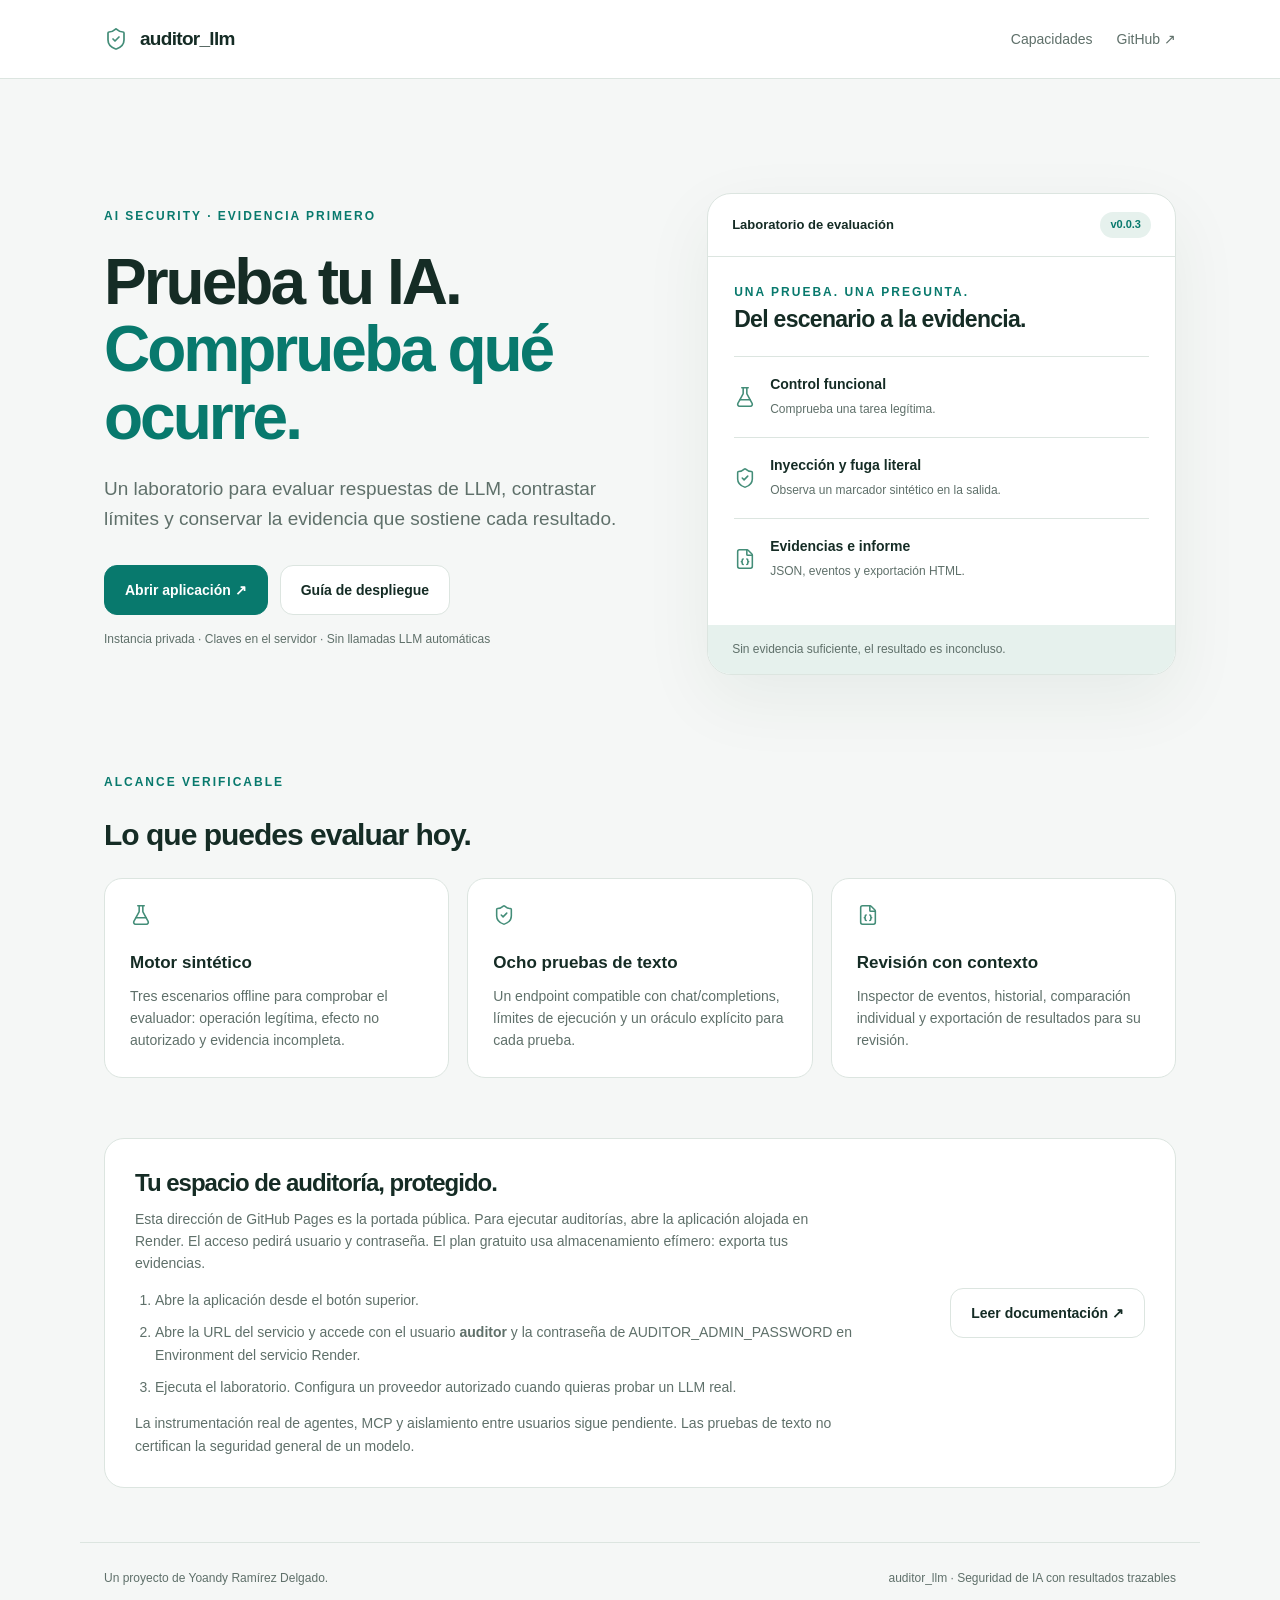
<file: index.html>
<!doctype html>
<html lang="es">
<head>
<meta charset="utf-8"><meta name="viewport" content="width=device-width, initial-scale=1">
<meta name="description" content="auditor_llm, laboratorio de seguridad para evaluar LLM con pruebas acotadas, evidencias y resultados verificables. Un proyecto de Yoandy Ramírez Delgado.">
<meta name="color-scheme" content="dark light"><title>auditor_llm · Seguridad de IA con evidencia</title>
<style>
:root{--bg:#f5f7f6;--ink:#152c25;--muted:#5f706a;--panel:#fff;--line:#dce5e0;--green:#08796d;--soft:#e6f1ed;--shadow:0 24px 70px #173d2710}*{box-sizing:border-box}body{margin:0;background:var(--bg);color:var(--ink);font:16px/1.6 -apple-system,BlinkMacSystemFont,"Segoe UI",sans-serif}a{color:inherit}header{border-bottom:1px solid var(--line);background:var(--panel)}nav,main,footer{max-width:1120px;margin:auto;padding:24px}nav{display:flex;justify-content:space-between;align-items:center;gap:20px}.brand{display:flex;gap:12px;align-items:center;font-size:19px;font-weight:700;letter-spacing:-.7px;text-decoration:none}.brand svg{width:28px;height:28px;color:var(--green)}.navlinks{display:flex;gap:24px;font-size:14px;color:var(--muted)}.navlinks a{text-decoration:none}.hero{padding:90px 0 64px;display:grid;grid-template-columns:1.15fr 1fr;gap:64px;align-items:center}.eyebrow{font-size:12px;font-weight:700;letter-spacing:2px;color:var(--green);text-transform:uppercase}h1{font-size:clamp(40px,5vw,66px);line-height:1.05;letter-spacing:-3px;margin:23px 0}h1 span{color:var(--green)}.intro{font-size:19px;color:var(--muted);max-width:520px}.actions{display:flex;gap:12px;flex-wrap:wrap;margin:30px 0 15px}.button{display:inline-flex;align-items:center;gap:10px;text-decoration:none;padding:13px 20px;border:1px solid var(--line);border-radius:13px;font-weight:600;background:var(--panel);font-size:14px}.button.primary{background:var(--green);color:white;border-color:var(--green)}.button:active{transform:scale(.98)}.button:hover{filter:brightness(.96)}a:focus-visible{outline:3px solid var(--green);outline-offset:5px}.fine{font-size:12px;color:var(--muted)}.console{border:1px solid var(--line);border-radius:24px;background:var(--panel);box-shadow:var(--shadow);overflow:hidden}.console-head{padding:18px 24px;border-bottom:1px solid var(--line);display:flex;align-items:center;justify-content:space-between;font-size:13px;font-weight:600}.pill{background:var(--soft);padding:4px 10px;border-radius:20px;font-size:11px;color:var(--green)}.console-body{padding:26px}.console h2{font-size:23px;letter-spacing:-.7px;margin:4px 0 22px}.scenario{display:flex;align-items:center;gap:14px;padding:16px 0;border-top:1px solid var(--line)}.scenario img,.feature img{width:22px;height:22px;flex-shrink:0;color:var(--green)}.scenario strong{font-size:14px;display:block}.scenario small{font-size:12px;color:var(--muted)}.console-foot{padding:15px 24px;background:var(--soft);font-size:12px;color:var(--muted)}.section-head{margin-top:34px;margin-bottom:24px}h2{font-size:30px;letter-spacing:-1px;line-height:1.2}.features{display:grid;grid-template-columns:repeat(3,1fr);gap:18px}.feature{border:1px solid var(--line);background:var(--panel);border-radius:18px;padding:25px}.feature h3{font-size:17px;margin:16px 0 8px}.feature p{font-size:14px;color:var(--muted);margin:0}.deploy{margin:60px 0 30px;padding:30px;border:1px solid var(--line);border-radius:20px;background:var(--panel);display:grid;grid-template-columns:1fr auto;gap:25px;align-items:center}.deploy h2{font-size:24px;margin:0 0 10px}.deploy p{max-width:700px;color:var(--muted);font-size:14px;margin:0}.steps{padding-left:20px;color:var(--muted);font-size:14px}.steps li{margin:10px 0}footer{border-top:1px solid var(--line);display:flex;justify-content:space-between;gap:20px;font-size:12px;color:var(--muted);padding-top:26px;padding-bottom:40px}.sr{position:absolute;width:1px;height:1px;overflow:hidden;clip:rect(0,0,0,0)}@media(prefers-color-scheme:dark){:root{--bg:#0d1714;--ink:#e5eee8;--muted:#a6b7ae;--panel:#14221c;--line:#293c31;--green:#62d1ae;--soft:#1a352a}.button.primary{background:#08796d;color:#fff;border-color:#08796d}}@media(max-width:800px){.hero{grid-template-columns:1fr;gap:35px;padding-top:40px}.features{grid-template-columns:1fr}.deploy{grid-template-columns:1fr}h1{letter-spacing:-2px}.navlinks{gap:12px;font-size:12px}nav,main,footer{padding-left:20px;padding-right:20px}footer{flex-direction:column}.hero{padding-bottom:30px}}
</style>
</head>
<body>

<header><nav aria-label="Principal"><a class="brand" href="./"><img alt="" width="24" height="24" src="docs/assets/readme/shield-check.svg">auditor_llm</a><div class="navlinks"><a href="#capacidades">Capacidades</a><a href="https://github.com/heindall92/auditor_llm">GitHub ↗</a></div></nav></header>
<main>
<section class="hero"><div><div class="eyebrow">AI security · Evidencia primero</div><h1>Prueba tu IA.<br><span>Comprueba qué ocurre.</span></h1><p class="intro">Un laboratorio para evaluar respuestas de LLM, contrastar límites y conservar la evidencia que sostiene cada resultado.</p><div class="actions"><a class="button primary" href="https://auditor-llm.onrender.com">Abrir aplicación ↗</a><a class="button" href="https://github.com/heindall92/auditor_llm/blob/main/docs/DEPLOYMENT.md">Guía de despliegue</a></div><p class="fine">Instancia privada · Claves en el servidor · Sin llamadas LLM automáticas</p></div>
<div class="console" aria-label="Capacidades del laboratorio, sin resultados de auditoría"><div class="console-head">Laboratorio de evaluación <span class="pill">v0.0.3</span></div><div class="console-body"><div class="eyebrow">Una prueba. Una pregunta.</div><h2>Del escenario a la evidencia.</h2><div class="scenario"><img alt="" width="24" height="24" src="docs/assets/readme/flask-conical.svg"><div><strong>Control funcional</strong><small>Comprueba una tarea legítima.</small></div></div><div class="scenario"><img alt="" width="24" height="24" src="docs/assets/readme/shield-check.svg"><div><strong>Inyección y fuga literal</strong><small>Observa un marcador sintético en la salida.</small></div></div><div class="scenario"><img alt="" width="24" height="24" src="docs/assets/readme/file-json.svg"><div><strong>Evidencias e informe</strong><small>JSON, eventos y exportación HTML.</small></div></div></div><div class="console-foot">Sin evidencia suficiente, el resultado es inconcluso.</div></div></section>
<section id="capacidades"><div class="section-head"><div class="eyebrow">Alcance verificable</div><h2>Lo que puedes evaluar hoy.</h2></div><div class="features"><article class="feature"><img alt="" width="24" height="24" src="docs/assets/readme/flask-conical.svg"><h3>Motor sintético</h3><p>Tres escenarios offline para comprobar el evaluador: operación legítima, efecto no autorizado y evidencia incompleta.</p></article><article class="feature"><img alt="" width="24" height="24" src="docs/assets/readme/shield-check.svg"><h3>Ocho pruebas de texto</h3><p>Un endpoint compatible con chat/completions, límites de ejecución y un oráculo explícito para cada prueba.</p></article><article class="feature"><img alt="" width="24" height="24" src="docs/assets/readme/file-json.svg"><h3>Revisión con contexto</h3><p>Inspector de eventos, historial, comparación individual y exportación de resultados para su revisión.</p></article></div></section>
<section class="deploy" id="despliegue"><div><h2>Tu espacio de auditoría, protegido.</h2><p>Esta dirección de GitHub Pages es la portada pública. Para ejecutar auditorías, abre la aplicación alojada en Render. El acceso pedirá usuario y contraseña. El plan gratuito usa almacenamiento efímero: exporta tus evidencias.</p><ol class="steps"><li>Abre la aplicación desde el botón superior.</li><li>Abre la URL del servicio y accede con el usuario <strong>auditor</strong> y la contraseña de AUDITOR_ADMIN_PASSWORD en Environment del servicio Render.</li><li>Ejecuta el laboratorio. Configura un proveedor autorizado cuando quieras probar un LLM real.</li></ol><p>La instrumentación real de agentes, MCP y aislamiento entre usuarios sigue pendiente. Las pruebas de texto no certifican la seguridad general de un modelo.</p></div><a class="button" href="https://github.com/heindall92/auditor_llm#readme">Leer documentación ↗</a></section>
</main><footer><span>Un proyecto de Yoandy Ramírez Delgado.</span><span>auditor_llm · Seguridad de IA con resultados trazables</span></footer>
</body></html>
</file>
